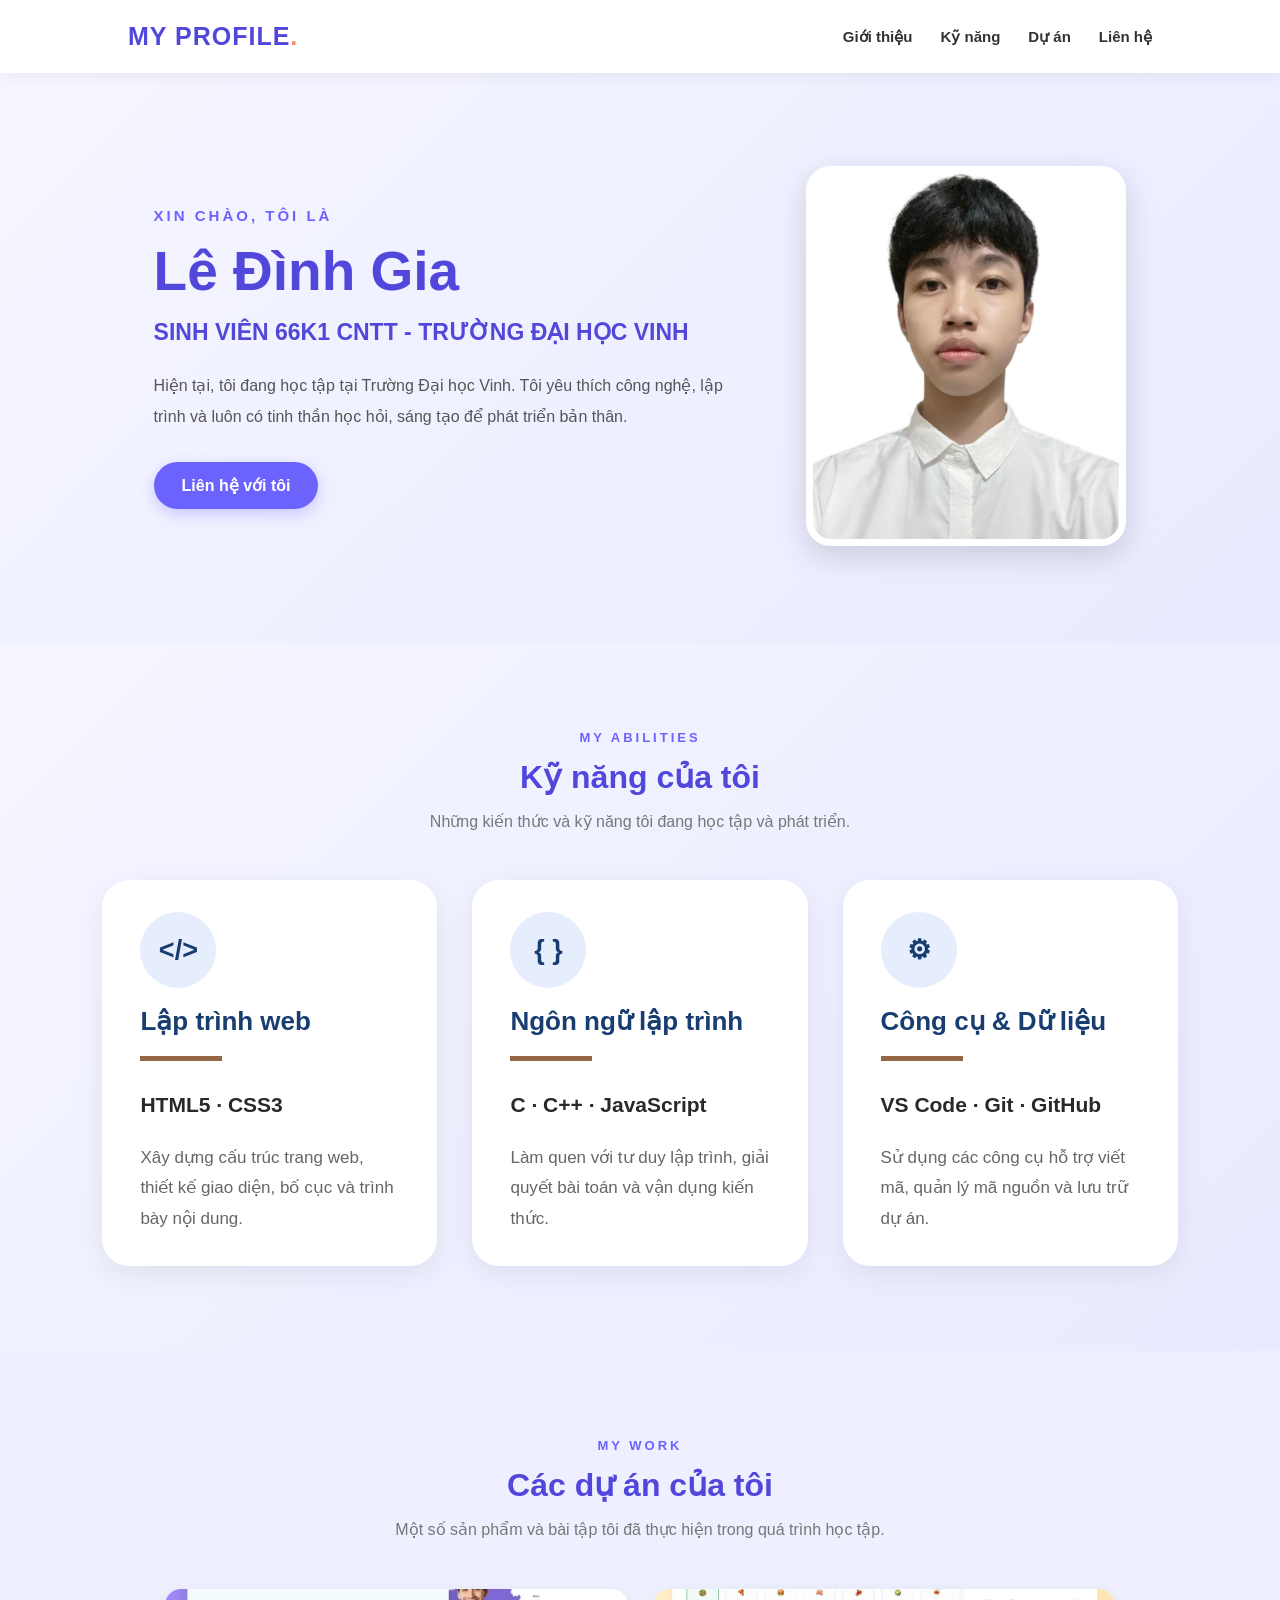
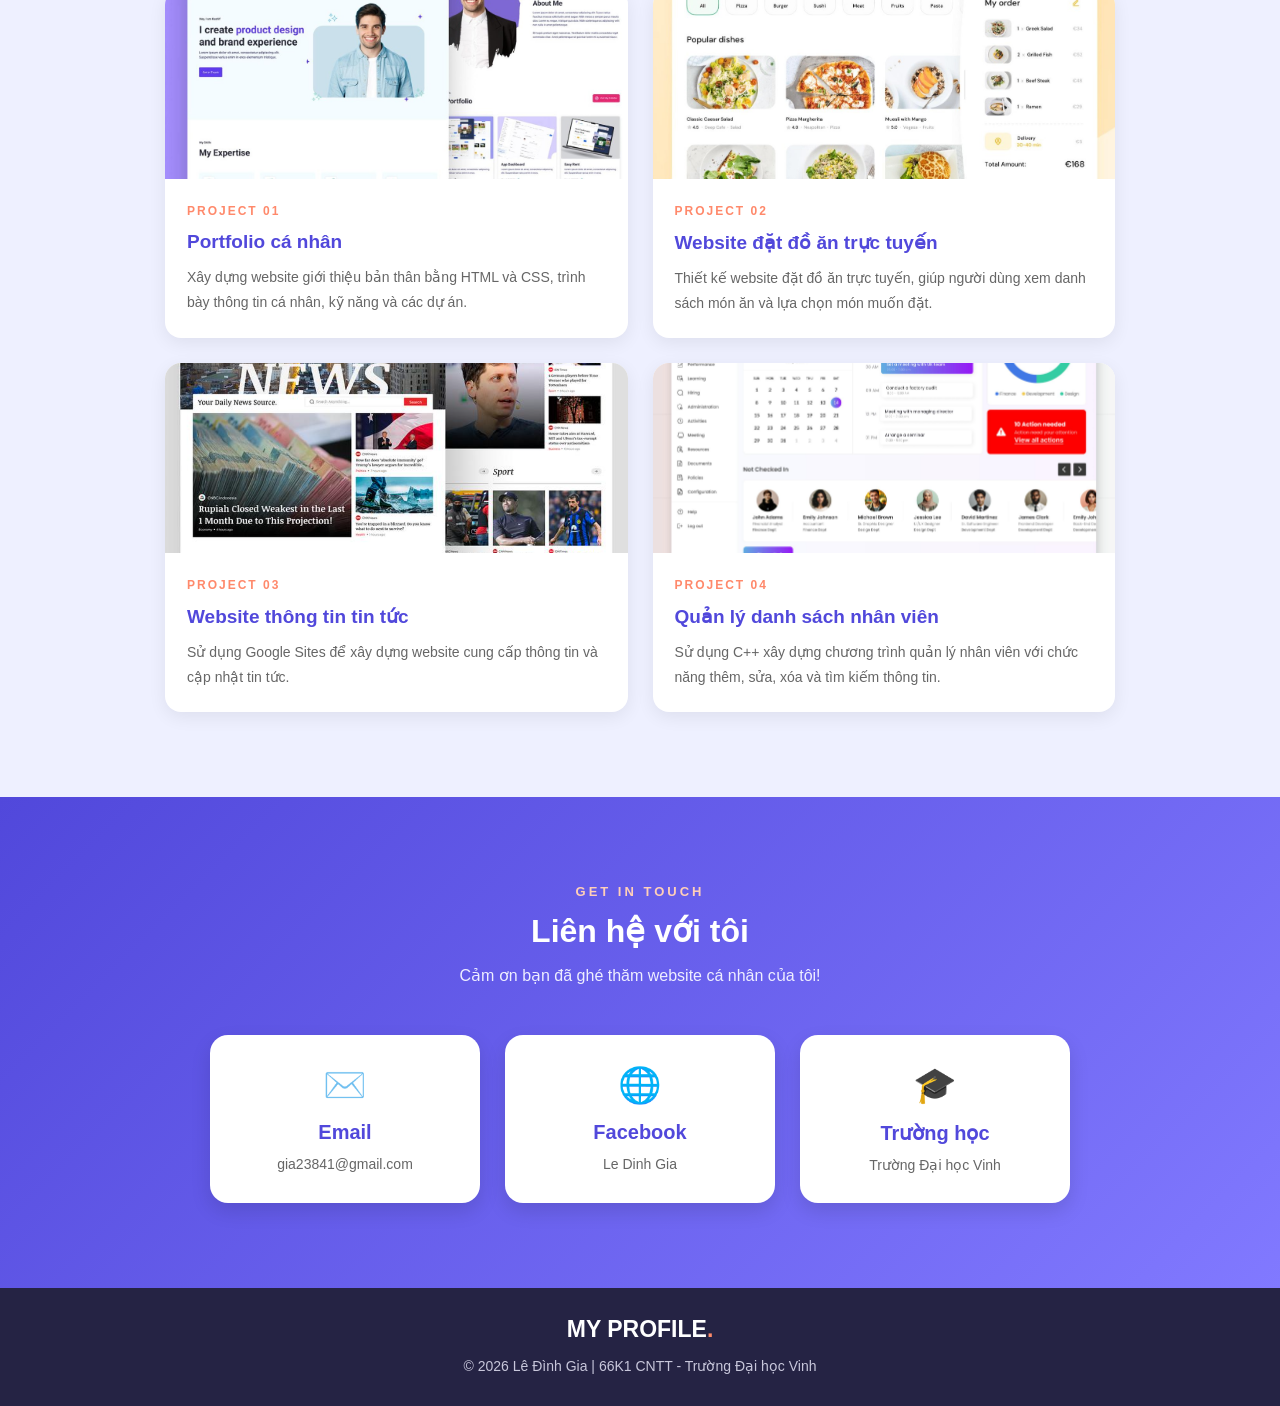
<file: index.html>
<!DOCTYPE html>
<html lang="vi">
<head>
    <meta charset="UTF-8">
    <meta name="viewport" content="width=device-width, initial-scale=1.0">
    <title>Portfolio - Lê Đình Gia</title>
    <link rel="stylesheet" href="LeDinhGia.css">
</head>
<body>

    <!-- MENU -->
    <header>
        <h2 class="logo">MY PROFILE<span>.</span></h2>

        <nav>
            <a href="#about">Giới thiệu</a>
            <a href="#skill">Kỹ năng</a>
            <a href="#project">Dự án</a>
            <a href="#contact">Liên hệ</a>
        </nav>
    </header>

    <!-- GIỚI THIỆU -->
    <section class="about" id="about">

        <div class="content">
            <span class="hello">XIN CHÀO, TÔI LÀ</span>

            <h1>Lê Đình Gia</h1>

            <h2>SINH VIÊN 66K1 CNTT - TRƯỜNG ĐẠI HỌC VINH</h2>

            <p>
                Hiện tại, tôi đang học tập tại Trường Đại học Vinh.
                Tôi yêu thích công nghệ, lập trình và luôn có tinh thần
                học hỏi, sáng tạo để phát triển bản thân.
            </p>

            <a href="#contact" class="btn">Liên hệ với tôi</a>
        </div>

        <div class="image">
            <img src="LeDinhGia.jpg" alt="Ảnh chân dung Lê Đình Gia">
        </div>

    </section>

    <!-- KỸ NĂNG -->
    <section class="skill" id="skill">

        <div class="section-title">
            <span>MY ABILITIES</span>
            <h2>Kỹ năng của tôi</h2>
            <p>Những kiến thức và kỹ năng tôi đang học tập và phát triển.</p>
        </div>

        <div class="skill-list">

            <!-- KỸ NĂNG 1 -->
            <div class="skill-item">
                <div class="skill-icon">&lt;/&gt;</div>

                <h3>Lập trình web</h3>

                <div class="skill-line"></div>

                <h4>HTML5 · CSS3</h4>

                <p>
                    Xây dựng cấu trúc trang web, thiết kế giao diện,
                    bố cục và trình bày nội dung.
                </p>
            </div>

            <!-- KỸ NĂNG 2 -->
            <div class="skill-item">
                <div class="skill-icon">{ }</div>

                <h3>Ngôn ngữ lập trình</h3>

                <div class="skill-line"></div>

                <h4>C · C++ · JavaScript</h4>

                <p>
                    Làm quen với tư duy lập trình, giải quyết bài toán
                    và vận dụng kiến thức.
                </p>
            </div>

            <!-- KỸ NĂNG 3 -->
            <div class="skill-item">
                <div class="skill-icon">⚙</div>

                <h3>Công cụ & Dữ liệu</h3>

                <div class="skill-line"></div>

                <h4>VS Code · Git · GitHub</h4>

                <p>
                    Sử dụng các công cụ hỗ trợ viết mã,
                    quản lý mã nguồn và lưu trữ dự án.
                </p>
            </div>

        </div>
    </section>

    <!-- DỰ ÁN -->
    <section class="project" id="project">

        <div class="section-title">
            <span>MY WORK</span>
            <h2>Các dự án của tôi</h2>
            <p>Một số sản phẩm và bài tập tôi đã thực hiện trong quá trình học tập.</p>
        </div>

        <div class="project-list">

            <div class="project-item">
                <img src="portfolio.jpg" alt="Portfolio cá nhân">

                <div class="project-content">
                    <span>PROJECT 01</span>
                    <h3>Portfolio cá nhân</h3>
                    <p>
                        Xây dựng website giới thiệu bản thân bằng HTML
                        và CSS, trình bày thông tin cá nhân, kỹ năng
                        và các dự án.
                    </p>
                </div>
            </div>

            <div class="project-item">
                <img src="food.jpg" alt="Website đặt đồ ăn">

                <div class="project-content">
                    <span>PROJECT 02</span>
                    <h3>Website đặt đồ ăn trực tuyến</h3>
                    <p>
                        Thiết kế website đặt đồ ăn trực tuyến,
                        giúp người dùng xem danh sách món ăn
                        và lựa chọn món muốn đặt.
                    </p>
                </div>
            </div>

            <div class="project-item">
                <img src="news.jpg.png" alt="Website thông tin tin tức">

                <div class="project-content">
                    <span>PROJECT 03</span>
                    <h3>Website thông tin tin tức</h3>
                    <p>
                        Sử dụng Google Sites để xây dựng website
                        cung cấp thông tin và cập nhật tin tức.
                    </p>
                </div>
            </div>

            <div class="project-item">
                <img src="employee.jpg.png" alt="Quản lý danh sách nhân viên">

                <div class="project-content">
                    <span>PROJECT 04</span>
                    <h3>Quản lý danh sách nhân viên</h3>
                    <p>
                        Sử dụng C++ xây dựng chương trình quản lý
                        nhân viên với chức năng thêm, sửa, xóa
                        và tìm kiếm thông tin.
                    </p>
                </div>
            </div>

        </div>
    </section>

    <!-- LIÊN HỆ -->
    <section class="contact" id="contact">

        <div class="section-title">
            <span>GET IN TOUCH</span>
            <h2>Liên hệ với tôi</h2>
            <p>Cảm ơn bạn đã ghé thăm website cá nhân của tôi!</p>
        </div>

        <div class="contact-list">

            <div class="contact-item">
                <div class="contact-icon">✉️</div>
                <h3>Email</h3>
                <p>gia23841@gmail.com</p>
            </div>

            <div class="contact-item">
                <div class="contact-icon">🌐</div>
                <h3>Facebook</h3>
                <p>Le Dinh Gia</p>
            </div>

            <div class="contact-item">
                <div class="contact-icon">🎓</div>
                <h3>Trường học</h3>
                <p>Trường Đại học Vinh</p>
            </div>

        </div>

    </section>

    <!-- CHÂN TRANG -->
    <footer>
        <h3>MY PROFILE<span>.</span></h3>
        <p>© 2026 Lê Đình Gia | 66K1 CNTT - Trường Đại học Vinh</p>
    </footer>

</body>
</html>
</file>
<file: LeDinhGia.css>
* {
    margin: 0;
    padding: 0;
    box-sizing: border-box;
    font-family: Arial, sans-serif;
    scroll-behavior: smooth;
}

body {
    background: #f5f6ff;
    color: #25243a;
}

/* MENU */
header {
    display: flex;
    justify-content: space-between;
    align-items: center;
    padding: 22px 10%;
    background: #ffffff;
    position: sticky;
    top: 0;
    z-index: 100;
    box-shadow: 0 3px 15px rgba(0,0,0,0.06);
}

.logo {
    font-size: 25px;
    color: #5148db;
    letter-spacing: 1px;
}

.logo span,
footer span {
    color: #ff8b6a;
}

nav {
    display: flex;
    gap: 28px;
}

nav a {
    text-decoration: none;
    color: #333;
    font-weight: bold;
    font-size: 15px;
    transition: 0.3s;
}

nav a:hover {
    color: #6c63ff;
}

/* GIỚI THIỆU */
.about {
    min-height: 570px;
    display: flex;
    align-items: center;
    justify-content: space-between;
    padding: 75px 12%;
    gap: 50px;
    background: linear-gradient(135deg, #f5f6ff 0%, #e9eaff 100%);
}

.content {
    max-width: 600px;
}

.hello {
    display: inline-block;
    color: #6c63ff;
    font-size: 15px;
    font-weight: bold;
    letter-spacing: 3px;
    margin-bottom: 15px;
}

.content h1 {
    font-size: 55px;
    color: #5148db;
    margin-bottom: 12px;
}

.content h2 {
    font-size: 23px;
    color: #5148db;
    margin-bottom: 22px;
    line-height: 1.5;
}

.content p {
    line-height: 1.9;
    color: #555;
    font-size: 16px;
    margin-bottom: 30px;
}

.btn {
    display: inline-block;
    padding: 14px 28px;
    background: #6c63ff;
    color: white;
    text-decoration: none;
    border-radius: 30px;
    font-weight: bold;
    transition: 0.3s;
    box-shadow: 0 5px 15px rgba(108,99,255,0.3);
}

.btn:hover {
    background: #5148db;
    transform: translateY(-4px);
}

/* ẢNH CÁ NHÂN */
.image img {
    width: 320px;
    height: 380px;
    object-fit: cover;
    border-radius: 25px;
    border: 7px solid white;
    box-shadow: 0 10px 30px rgba(0,0,0,0.15);
    transition: 0.4s;
}

.image img:hover {
    transform: scale(1.04);
}

/* TIÊU ĐỀ CÁC PHẦN */
.section-title {
    text-align: center;
    margin-bottom: 45px;
}

.section-title span {
    color: #6c63ff;
    font-size: 13px;
    font-weight: bold;
    letter-spacing: 3px;
}

.section-title h2 {
    color: #5148db;
    font-size: 32px;
    margin: 12px 0;
}

.section-title p {
    color: #777;
    line-height: 1.7;
}

/* KỸ NĂNG */
.skill,
.skills,
#skills {
    padding: 85px 8%;
    background: linear-gradient(135deg, #f5f6ff 0%, #e9eaff 100%) !important;
}

.skill-list {
    display: grid;
    grid-template-columns: repeat(3, 1fr);
    gap: 35px;
    max-width: 1250px;
    margin: auto;
}

.skill-item {
    background: white;
    padding: 32px 38px;
    min-height: 355px;
    border-radius: 27px;
    box-shadow: 0 8px 30px rgba(0,0,0,0.07);
    transition: 0.3s;
}

.skill-item:hover {
    transform: translateY(-7px);
    box-shadow: 0 12px 30px rgba(0,0,0,0.12);
}

/* BIỂU TƯỢNG KỸ NĂNG */
.skill-icon {
    width: 76px;
    height: 76px;
    display: flex;
    align-items: center;
    justify-content: center;
    background: #e6edfc;
    color: #183d70;
    border-radius: 50%;
    font-size: 27px;
    font-weight: bold;
    margin-bottom: 18px;
}

/* TIÊU ĐỀ KỸ NĂNG */
.skill-item h3 {
    font-size: 26px;
    color: #183d70;
    margin-bottom: 19px;
}

/* ĐƯỜNG KẺ */
.skill-line {
    width: 82px;
    height: 5px;
    background: #956744;
    margin-bottom: 28px;
}

/* NGÔN NGỮ VÀ CÔNG CỤ */
.skill-item h4 {
    font-size: 21px;
    color: #292929;
    margin-bottom: 22px;
    line-height: 1.5;
}

/* MÔ TẢ */
.skill-item p {
    color: #666;
    font-size: 17px;
    line-height: 1.8;
}

/* DỰ ÁN */
.project {
    padding: 85px 10%;
    background: #eef0ff;
}

.project-list {
    display: grid;
    grid-template-columns: repeat(2, 1fr);
    gap: 25px;
    max-width: 950px;
    margin: auto;
}

.project-item {
    background: white;
    border-radius: 16px;
    overflow: hidden;
    box-shadow: 0 5px 18px rgba(0,0,0,0.07);
    transition: 0.3s;
}

.project-item:hover {
    transform: translateY(-7px);
    box-shadow: 0 12px 25px rgba(81,72,219,0.15);
}

.project-item img {
    width: 100%;
    height: 190px;
    object-fit: cover;
    display: block;
}

.project-content {
    padding: 22px;
}

.project-content span {
    font-size: 12px;
    font-weight: bold;
    color: #ff896b;
    letter-spacing: 2px;
}

.project-content h3 {
    color: #5148db;
    font-size: 19px;
    margin: 12px 0;
}

.project-content p {
    color: #666;
    font-size: 14px;
    line-height: 1.8;
}

/* LIÊN HỆ */
.contact {
    padding: 85px 10%;
    background: linear-gradient(135deg, #5148db, #8179ff);
    color: white;
}

.contact .section-title span {
    color: #ffcfb8;
}

.contact .section-title h2 {
    color: white;
}

.contact .section-title p {
    color: #eeeeff;
}

.contact-list {
    display: flex;
    justify-content: center;
    flex-wrap: wrap;
    gap: 25px;
}

.contact-item {
    background: white;
    color: #333;
    width: 270px;
    padding: 30px 20px;
    text-align: center;
    border-radius: 18px;
    box-shadow: 0 8px 20px rgba(0,0,0,0.12);
    transition: 0.3s;
}

.contact-item:hover {
    transform: translateY(-9px);
}

.contact-icon {
    font-size: 35px;
    margin-bottom: 15px;
}

.contact-item h3 {
    color: #5148db;
    font-size: 20px;
    margin-bottom: 12px;
}

.contact-item p {
    color: #666;
    font-size: 14px;
    overflow-wrap: anywhere;
}

/* CHÂN TRANG */
footer {
    text-align: center;
    padding: 28px 15px;
    background: #252344;
    color: white;
}

footer h3 {
    font-size: 23px;
    margin-bottom: 12px;
}

footer p {
    color: #c8c7db;
    font-size: 14px;
    line-height: 1.7;
}

/* TABLET */
@media (max-width: 900px) {
    .skill-list {
        grid-template-columns: repeat(2, 1fr);
    }
}

/* ĐIỆN THOẠI */
@media (max-width: 768px) {

    header {
        flex-direction: column;
        gap: 20px;
        padding: 20px 5%;
    }

    nav {
        justify-content: center;
        flex-wrap: wrap;
        gap: 15px;
    }

    nav a {
        font-size: 13px;
    }

    .about {
        flex-direction: column-reverse;
        text-align: center;
        padding: 50px 6%;
    }

    .content h1 {
        font-size: 40px;
    }

    .content h2 {
        font-size: 20px;
    }

    .image img {
        width: 250px;
        height: 300px;
        max-width: 100%;
    }

    .skill,
    .skills,
    #skills,
    .project,
    .contact {
        padding: 60px 6%;
    }

    .skill-list {
        grid-template-columns: 1fr;
        gap: 22px;
    }

    .skill-item {
        min-height: auto;
        padding: 30px;
    }

    .skill-item h3 {
        font-size: 23px;
    }

    .skill-item h4 {
        font-size: 19px;
    }

    .project-list {
        grid-template-columns: 1fr;
        gap: 22px;
    }

    .project-item img {
        height: 190px;
    }

    .contact-list {
        flex-direction: column;
        align-items: center;
    }

    .contact-item {
        width: 100%;
        max-width: 350px;
    }
}
</file>
